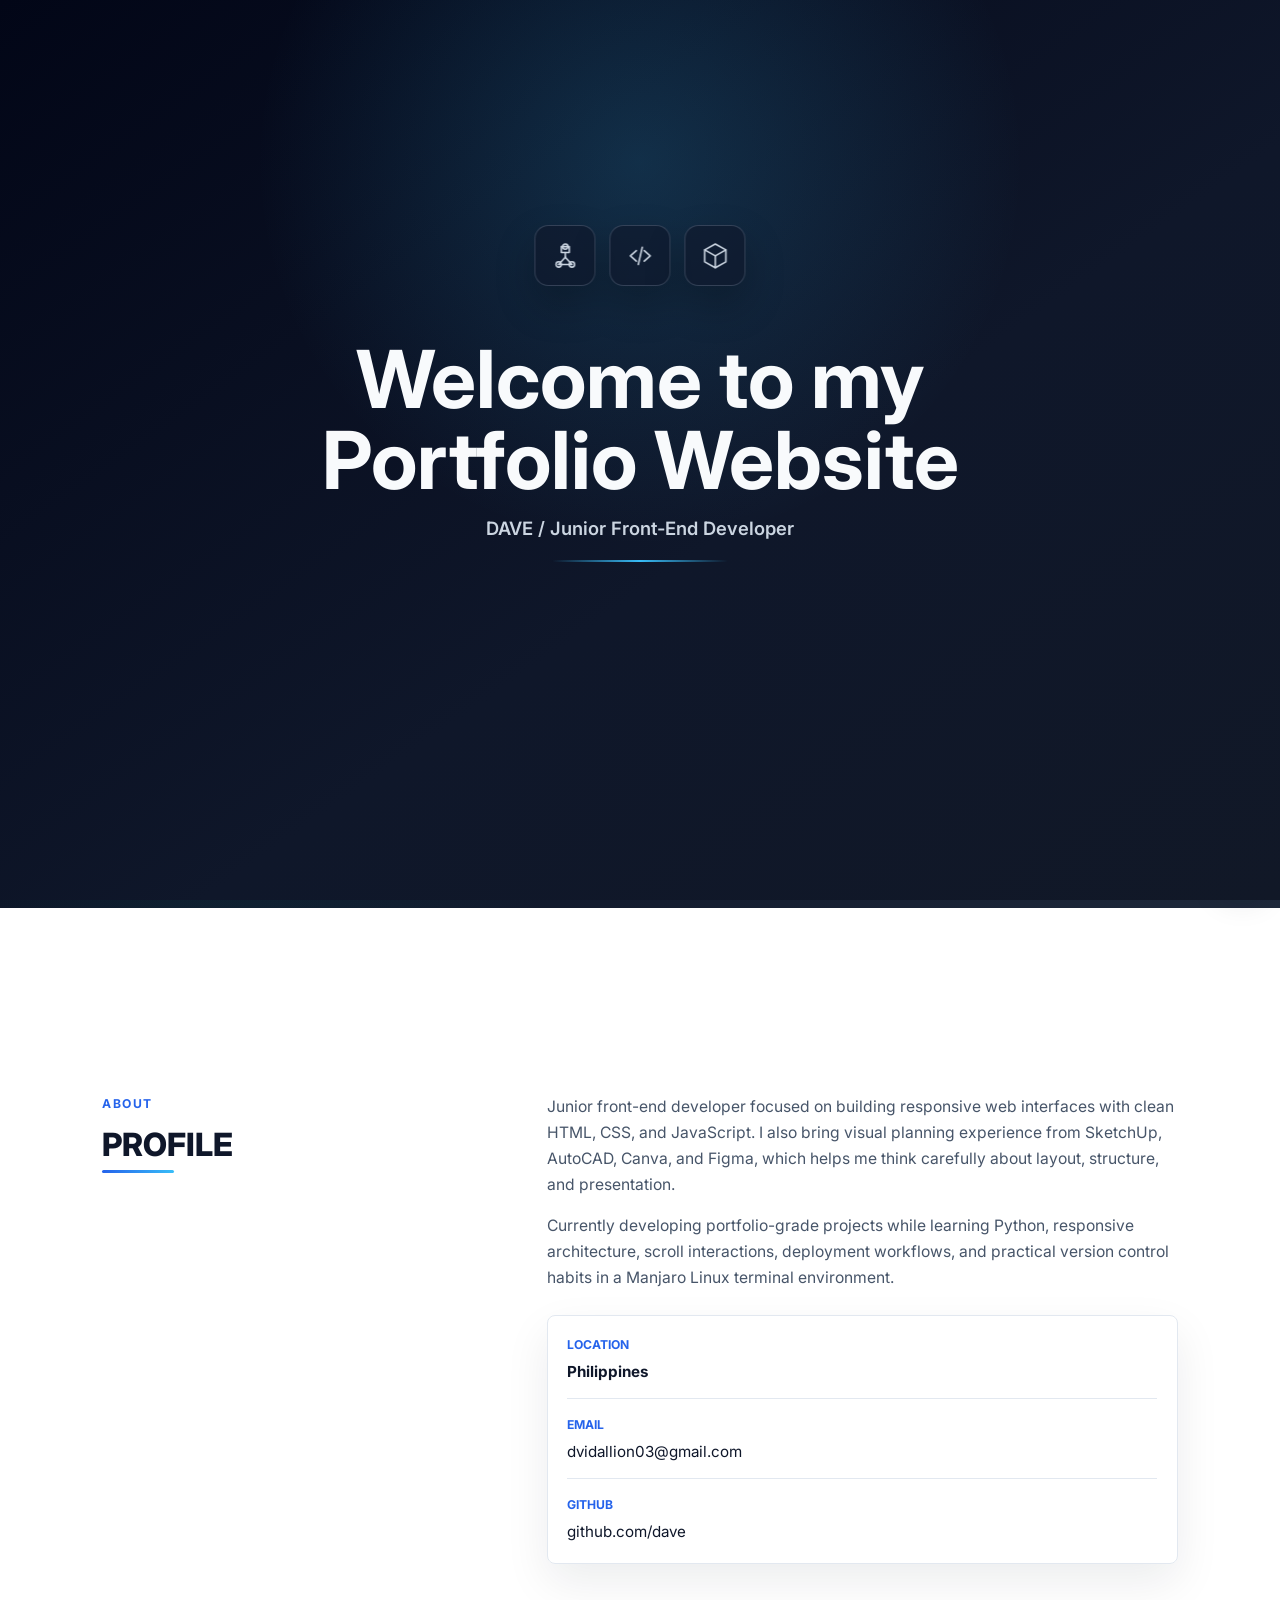
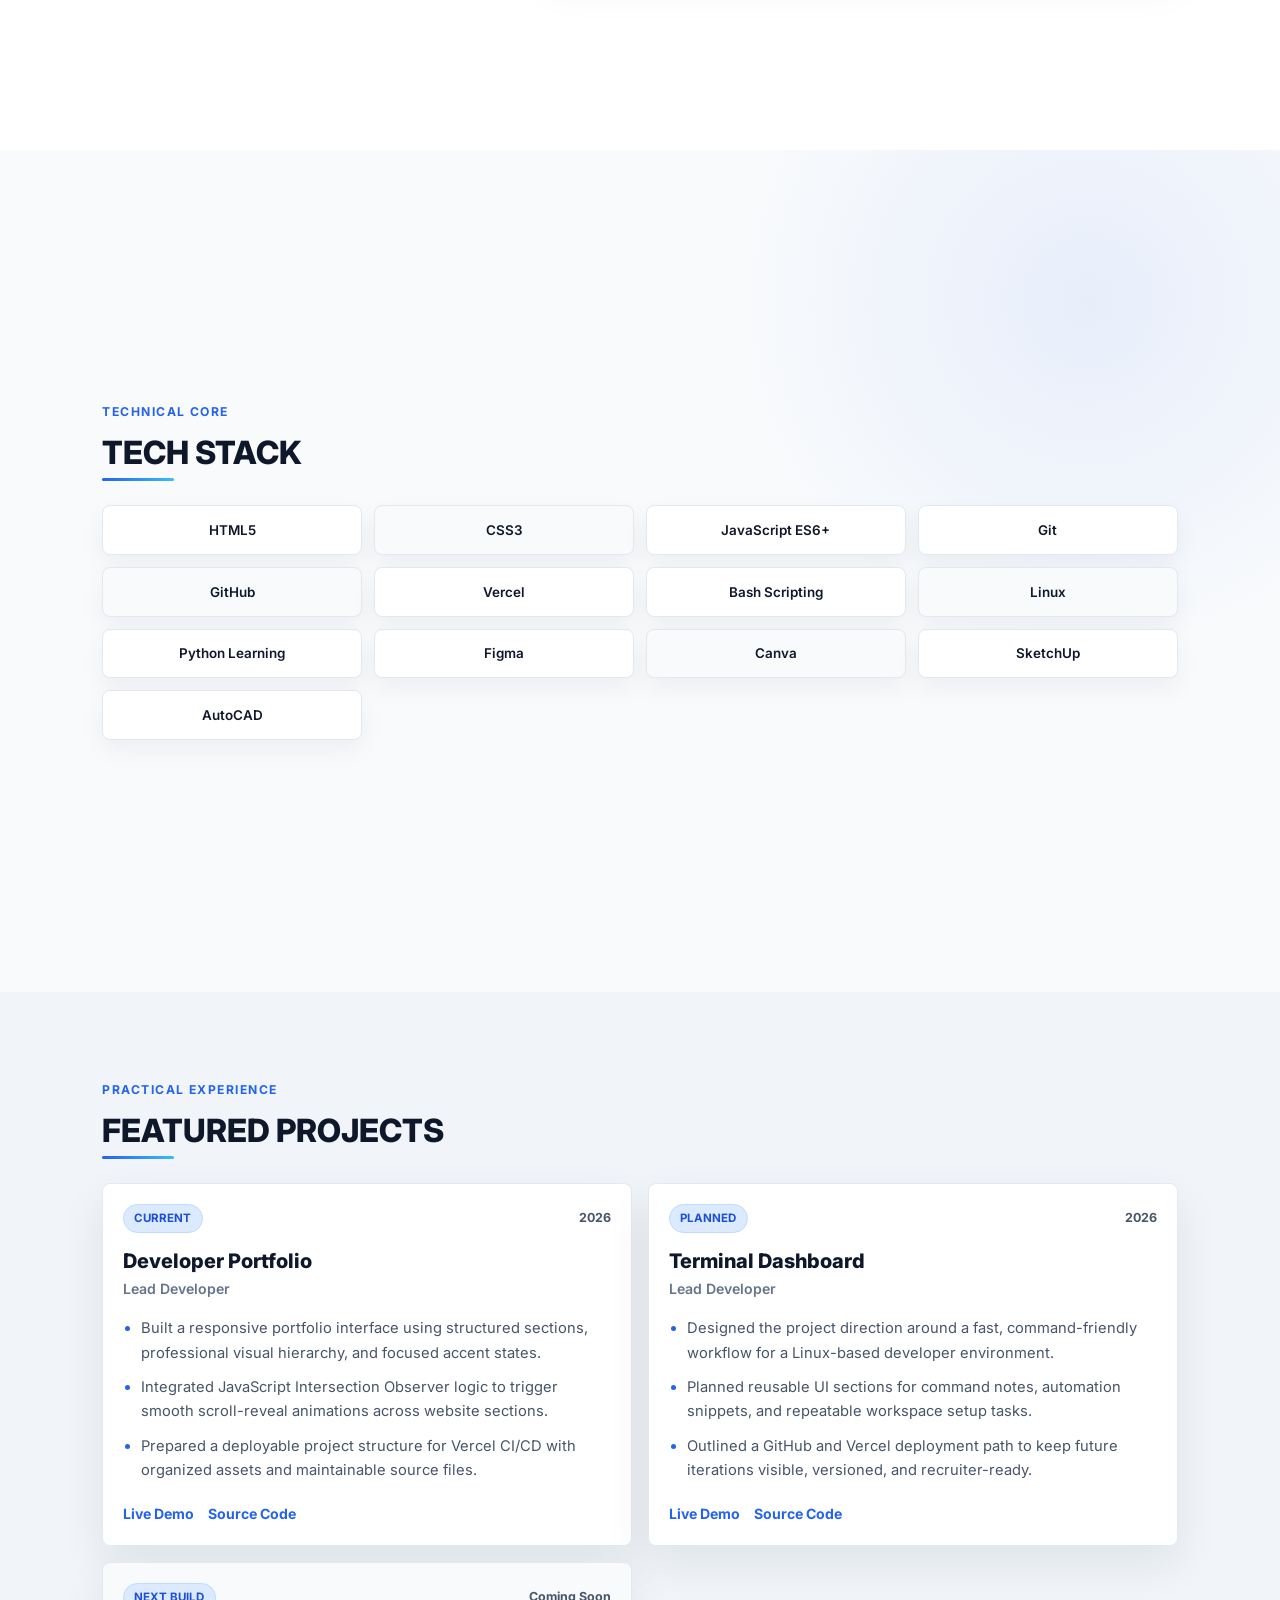
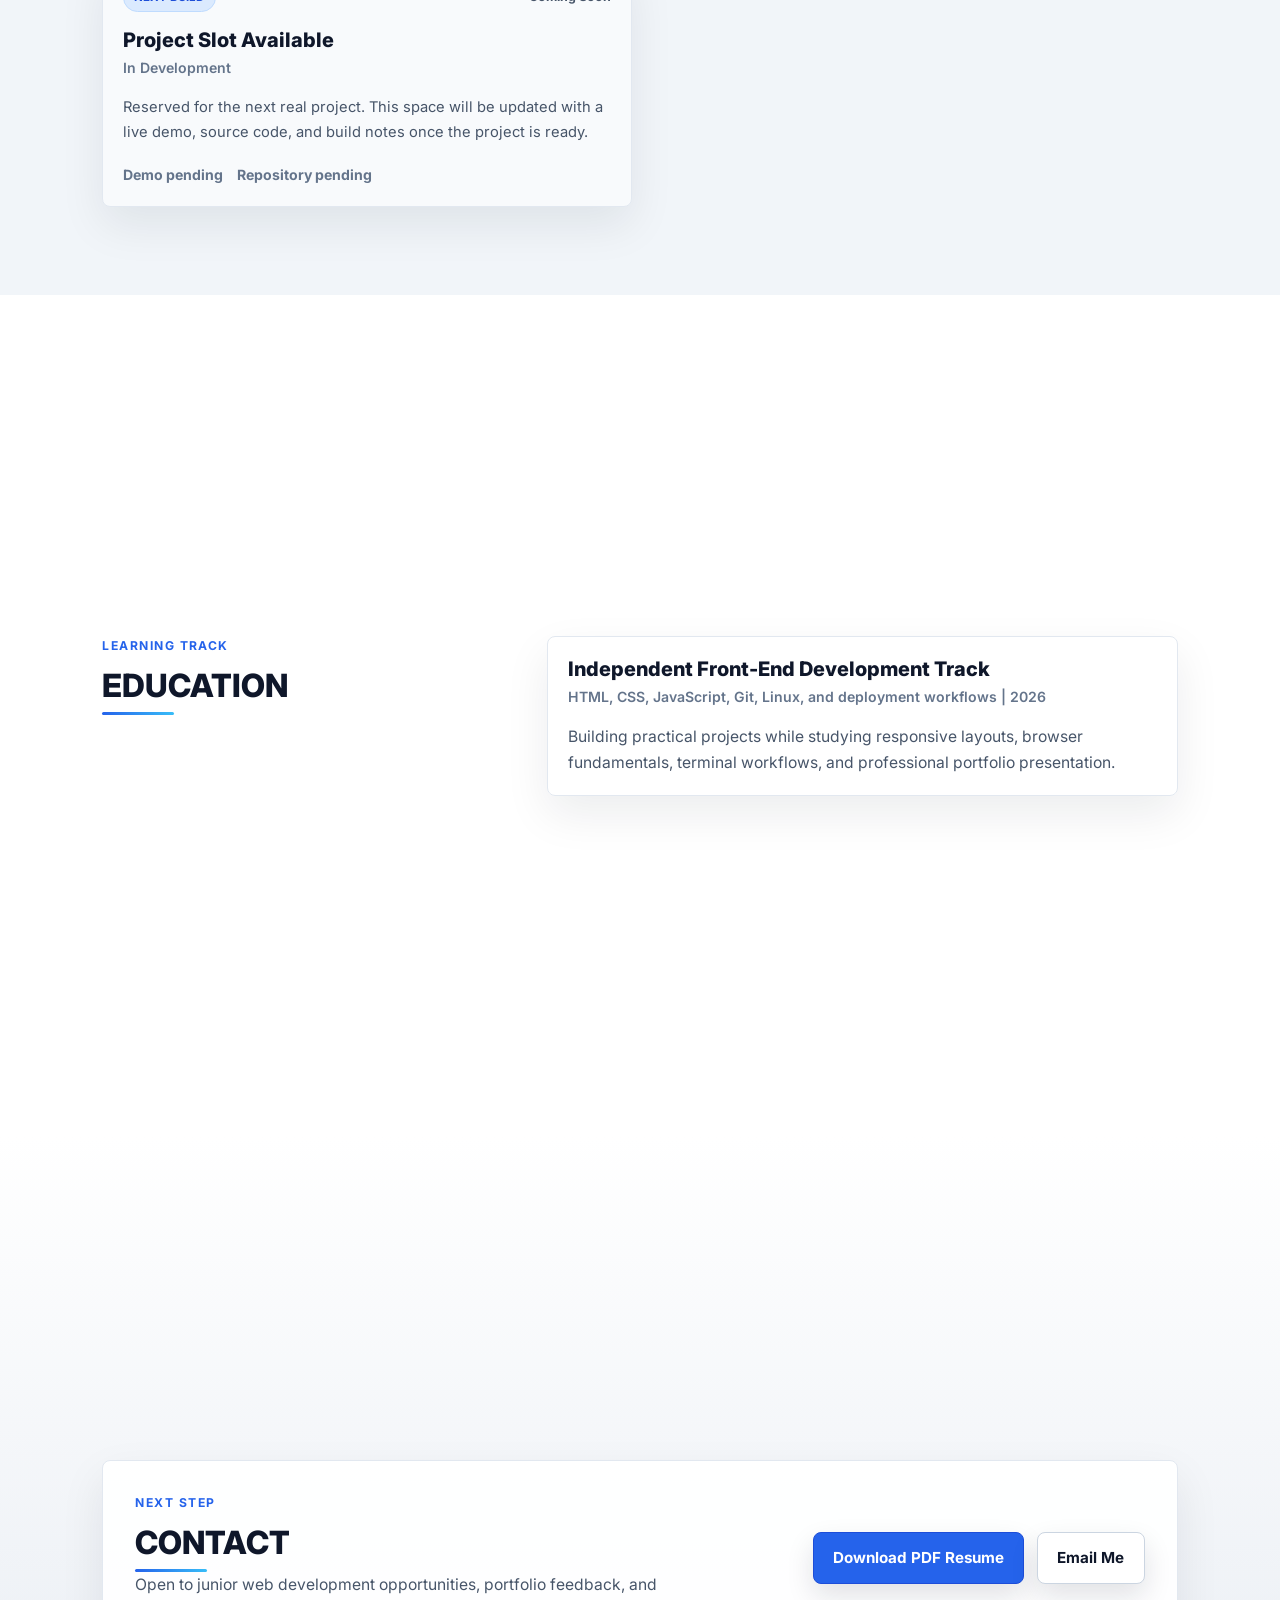
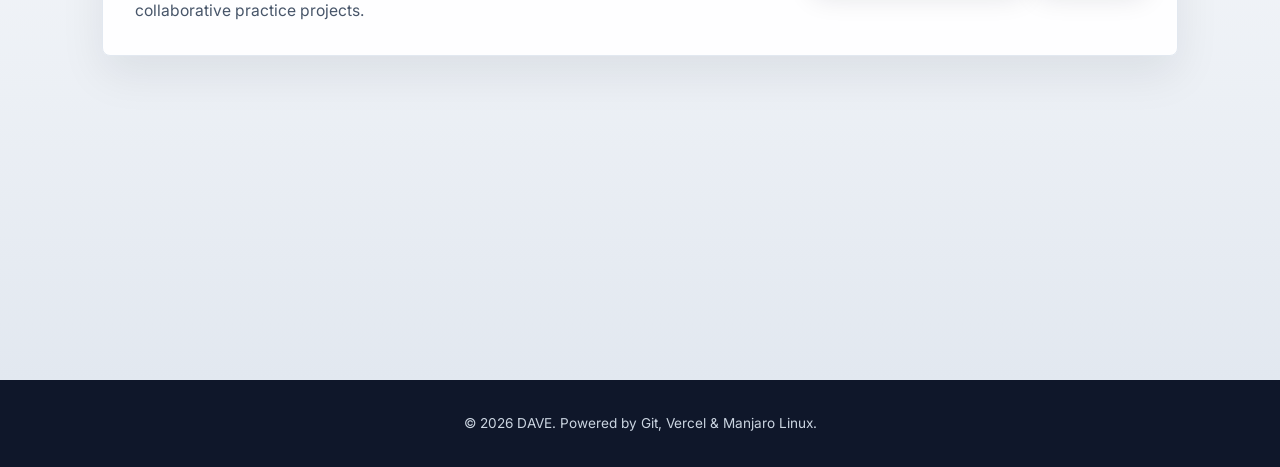
<file: index.html>
<!DOCTYPE html>
<html lang="en">
<head>
    <meta charset="UTF-8">
    <meta name="viewport" content="width=device-width, initial-scale=1.0">
    <title>DAVE | Junior Front-End Developer</title>
    <link rel="stylesheet" href="assets/css/style.css">
</head>
<body>
    <iframe class="intro-frame" data-intro-frame src="intro.html" title="Portfolio welcome intro"></iframe>

    <nav class="site-nav" aria-label="Primary navigation">
        <a class="brand" href="#top">dave.sys</a>
        <div class="nav-links">
            <a href="#profile">Profile</a>
            <a href="#stack">Stack</a>
            <a href="#projects">Projects</a>
            <a href="#contact">Contact</a>
        </div>
    </nav>

    <header class="hero section" id="top">
        <div class="hero-inner">
            <div class="hero-copy">
                <p class="eyebrow">Portfolio / Digital CV</p>
                <h1>DAVE</h1>
                <p class="hero-role">Junior Front-End Developer</p>
                <p class="hero-text">
                    I build responsive web interfaces with clean structure, smooth interactions, and polished user-focused visual systems.
                </p>
                <div class="hero-actions">
                    <a class="btn-genshin" href="#projects">View Projects</a>
                    <a class="btn-secondary" href="mailto:dvidallion03@gmail.com">Contact Me</a>
                </div>
            </div>
        </div>
    </header>

    <main>
        <section class="section profile-band" id="profile">
            <div class="section-inner split-layout">
                <div>
                    <p class="eyebrow">About</p>
                    <h2 class="section-title">PROFILE</h2>
                </div>
                <div class="content-column">
                    <p class="section-text">
                        Junior front-end developer focused on building responsive web interfaces with clean HTML, CSS, and JavaScript. I also bring visual planning experience from SketchUp, AutoCAD, Canva, and Figma, which helps me think carefully about layout, structure, and presentation.
                    </p>
                    <p class="section-text">
                        Currently developing portfolio-grade projects while learning Python, responsive architecture, scroll interactions, deployment workflows, and practical version control habits in a Manjaro Linux terminal environment.
                    </p>
                    <div class="profile-meta" aria-label="Profile contact details">
                        <div class="meta-row">
                            <span>Location</span>
                            <strong>Philippines</strong>
                        </div>
                        <div class="meta-row">
                            <span>Email</span>
                            <a href="mailto:dvidallion03@gmail.com">dvidallion03@gmail.com</a>
                        </div>
                        <div class="meta-row">
                            <span>GitHub</span>
                            <a href="https://github.com/" target="_blank" rel="noreferrer">github.com/dave</a>
                        </div>
                    </div>
                </div>
            </div>
        </section>

        <section class="section stack-section" id="stack">
            <div class="section-inner">
                <div class="section-heading">
                    <p class="eyebrow">Technical Core</p>
                    <h2 class="section-title">TECH STACK</h2>
                </div>

                <div class="skills-grid" aria-label="Technical skills">
                    <span class="skill-tag">HTML5</span>
                    <span class="skill-tag">CSS3</span>
                    <span class="skill-tag">JavaScript ES6+</span>
                    <span class="skill-tag">Git</span>
                    <span class="skill-tag">GitHub</span>
                    <span class="skill-tag">Vercel</span>
                    <span class="skill-tag">Bash Scripting</span>
                    <span class="skill-tag">Linux</span>
                    <span class="skill-tag">Python Learning</span>
                    <span class="skill-tag">Figma</span>
                    <span class="skill-tag">Canva</span>
                    <span class="skill-tag">SketchUp</span>
                    <span class="skill-tag">AutoCAD</span>
                </div>
            </div>
        </section>

        <section class="section projects-section" id="projects">
            <div class="section-inner">
                <div class="section-heading">
                    <p class="eyebrow">Practical Experience</p>
                    <h2 class="section-title">FEATURED PROJECTS</h2>
                </div>

                <div class="projects-grid">
                    <article class="project-card">
                        <div class="project-topline">
                            <span class="entry-badge">Current</span>
                            <span>2026</span>
                        </div>
                        <h3>Developer Portfolio</h3>
                        <p class="project-role">Lead Developer</p>
                        <ul class="entry-list">
                            <li>Built a responsive portfolio interface using structured sections, professional visual hierarchy, and focused accent states.</li>
                            <li>Integrated JavaScript Intersection Observer logic to trigger smooth scroll-reveal animations across website sections.</li>
                            <li>Prepared a deployable project structure for Vercel CI/CD with organized assets and maintainable source files.</li>
                        </ul>
                        <div class="entry-links">
                            <a href="#" aria-label="Open live demo for Developer Portfolio">Live Demo</a>
                            <a href="#" aria-label="Open source code for Developer Portfolio">Source Code</a>
                        </div>
                    </article>

                    <article class="project-card">
                        <div class="project-topline">
                            <span class="entry-badge">Planned</span>
                            <span>2026</span>
                        </div>
                        <h3>Terminal Dashboard</h3>
                        <p class="project-role">Lead Developer</p>
                        <ul class="entry-list">
                            <li>Designed the project direction around a fast, command-friendly workflow for a Linux-based developer environment.</li>
                            <li>Planned reusable UI sections for command notes, automation snippets, and repeatable workspace setup tasks.</li>
                            <li>Outlined a GitHub and Vercel deployment path to keep future iterations visible, versioned, and recruiter-ready.</li>
                        </ul>
                        <div class="entry-links">
                            <a href="#" aria-label="Open live demo for Terminal Dashboard">Live Demo</a>
                            <a href="#" aria-label="Open source code for Terminal Dashboard">Source Code</a>
                        </div>
                    </article>

                    <article class="project-card project-placeholder">
                        <div class="project-topline">
                            <span class="entry-badge">Next Build</span>
                            <span>Coming Soon</span>
                        </div>
                        <h3>Project Slot Available</h3>
                        <p class="project-role">In Development</p>
                        <p class="placeholder-text">
                            Reserved for the next real project. This space will be updated with a live demo, source code, and build notes once the project is ready.
                        </p>
                        <div class="entry-links">
                            <span>Demo pending</span>
                            <span>Repository pending</span>
                        </div>
                    </article>
                </div>
            </div>
        </section>

        <section class="section education-section" id="education">
            <div class="section-inner split-layout">
                <div>
                    <p class="eyebrow">Learning Track</p>
                    <h2 class="section-title">EDUCATION</h2>
                </div>
                <article class="education-card">
                    <h3>Independent Front-End Development Track</h3>
                    <p class="project-role">HTML, CSS, JavaScript, Git, Linux, and deployment workflows | 2026</p>
                    <p class="section-text">
                        Building practical projects while studying responsive layouts, browser fundamentals, terminal workflows, and professional portfolio presentation.
                    </p>
                </article>
            </div>
        </section>

        <section class="section contact-section" id="contact">
            <div class="section-inner contact-panel">
                <div>
                    <p class="eyebrow">Next Step</p>
                    <h2 class="section-title">CONTACT</h2>
                    <p class="section-text">
                        Open to junior web development opportunities, portfolio feedback, and collaborative practice projects.
                    </p>
                </div>
                <div class="contact-actions">
                    <a class="btn-genshin" href="assets/DAVE-Resume.pdf" download>Download PDF Resume</a>
                    <a class="btn-secondary" href="mailto:dvidallion03@gmail.com">Email Me</a>
                </div>
            </div>
        </section>
    </main>

    <footer>
        <p>© 2026 DAVE. Powered by Git, Vercel & Manjaro Linux.</p>
    </footer>

    <button class="scroll-top-btn" type="button" aria-label="Back to top" data-scroll-top>
        <span class="arrow-up-icon" aria-hidden="true"></span>
    </button>

    <script src="assets/js/data.js"></script>
    <script src="assets/js/app.js"></script>
</body>
</html>
</file>
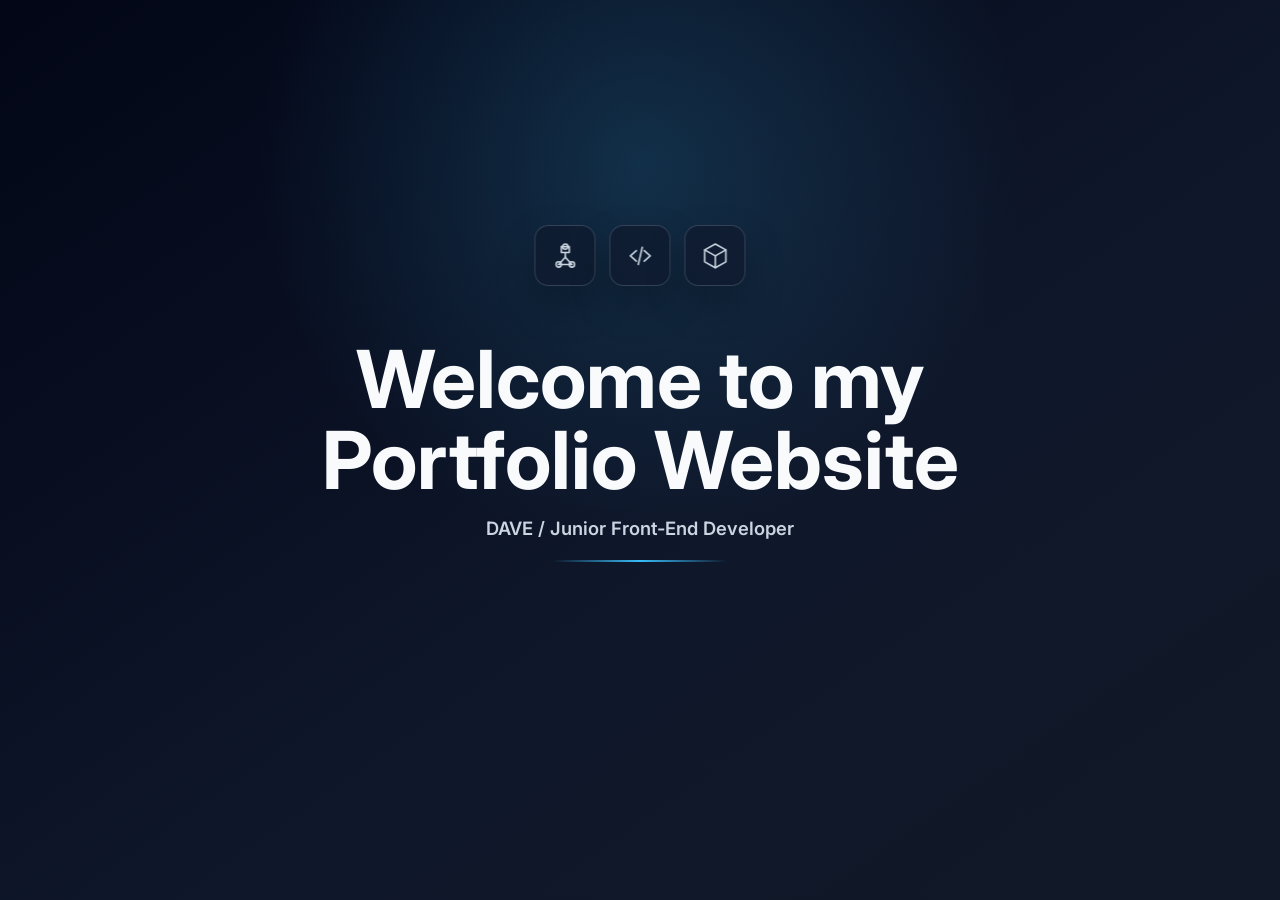
<file: intro.html>
<!DOCTYPE html>
<html lang="en">
<head>
    <meta charset="UTF-8">
    <meta name="viewport" content="width=device-width, initial-scale=1.0">
    <title>Portfolio Intro</title>
    <style>
        @import url('https://fonts.googleapis.com/css2?family=Inter:wght@500;600;700&display=swap');

        :root {
            --bg: #0f172a;
            --panel: rgba(15, 23, 42, 0.72);
            --text: #f8fafc;
            --muted: #cbd5e1;
            --accent: #38bdf8;
            --line: rgba(148, 163, 184, 0.28);
        }

        * {
            box-sizing: border-box;
        }

        html,
        body {
            width: 100%;
            height: 100%;
            margin: 0;
            overflow: hidden;
        }

        body {
            display: grid;
            place-items: center;
            background:
                radial-gradient(circle at 50% 18%, rgba(56, 189, 248, 0.18), transparent 24rem),
                linear-gradient(145deg, #020617 0%, var(--bg) 58%, #111827 100%);
            color: var(--text);
            font-family: 'Inter', sans-serif;
        }

        .intro-stage {
            position: relative;
            display: grid;
            place-items: center;
            width: min(90vw, 760px);
            min-height: min(78vh, 520px);
            padding: 2rem;
        }

        .tool-icons {
            position: absolute;
            top: clamp(1.25rem, 5vh, 2.2rem);
            left: 50%;
            display: flex;
            gap: 0.9rem;
            opacity: 0;
            transform: translate(-50%, -10px);
            animation: icons-in 0.7s 0.2s ease forwards;
        }

        .tool-icon {
            display: grid;
            place-items: center;
            width: clamp(3rem, 9vw, 3.8rem);
            height: clamp(3rem, 9vw, 3.8rem);
            border: 1px solid var(--line);
            border-radius: 14px;
            background: rgba(15, 23, 42, 0.62);
            box-shadow: 0 18px 40px rgba(0, 0, 0, 0.24);
            backdrop-filter: blur(16px);
        }

        .tool-icon svg {
            width: 54%;
            height: 54%;
            fill: none;
            stroke: var(--muted);
            stroke-linecap: round;
            stroke-linejoin: round;
            stroke-width: 2.4;
        }

        .intro-status {
            position: absolute;
            top: 50%;
            left: 50%;
            width: min(17rem, 58vw);
            opacity: 0;
            transform: translate(-50%, -50%);
            animation: status-in 0.5s 0.85s ease forwards, status-out 0.45s 2.35s ease forwards;
        }

        .intro-status::before {
            content: "Initializing workspace";
            display: block;
            margin-bottom: 0.85rem;
            color: var(--muted);
            font-size: 0.78rem;
            font-weight: 700;
            letter-spacing: 0.12em;
            text-align: center;
            text-transform: uppercase;
        }

        .status-track {
            display: block;
            width: 100%;
            height: 2px;
            overflow: hidden;
            border-radius: 999px;
            background-color: rgba(148, 163, 184, 0.22);
        }

        .status-track::after {
            content: "";
            display: block;
            width: 100%;
            height: 100%;
            border-radius: inherit;
            background: linear-gradient(90deg, transparent, var(--accent), #e0f2fe);
            transform: translateX(-100%);
            animation: status-fill 1.45s 1s cubic-bezier(0.76, 0, 0.24, 1) forwards;
        }

        .welcome-copy {
            width: min(100%, 680px);
            text-align: center;
            opacity: 0;
            transform: translateY(18px);
            animation: text-in 0.75s 2.9s ease forwards;
        }

        .welcome-copy h1 {
            margin: 0;
            color: var(--text);
            font-size: clamp(2.35rem, 7vw, 5rem);
            line-height: 1.02;
            letter-spacing: 0;
            font-weight: 700;
        }

        .welcome-copy p {
            margin: 1rem auto 0;
            color: var(--muted);
            font-size: clamp(0.95rem, 2.6vw, 1.15rem);
            font-weight: 600;
        }

        .welcome-copy::after {
            content: "";
            display: block;
            width: min(11rem, 38vw);
            height: 2px;
            margin: 1.35rem auto 0;
            border-radius: 999px;
            background: linear-gradient(90deg, transparent, var(--accent), transparent);
        }

        .intro-exit {
            animation: intro-fade-out 0.65s ease forwards;
        }

        @keyframes icons-in {
            to {
                opacity: 1;
                transform: translate(-50%, 0);
            }
        }

        @keyframes status-in {
            to {
                opacity: 1;
            }
        }

        @keyframes status-fill {
            to {
                transform: translateX(0);
            }
        }

        @keyframes status-out {
            to {
                opacity: 0;
                transform: translate(-50%, calc(-50% - 10px));
            }
        }

        @keyframes text-in {
            to {
                opacity: 1;
                transform: translateY(0);
            }
        }

        @keyframes intro-fade-out {
            to {
                opacity: 0;
            }
        }

        @media (prefers-reduced-motion: reduce) {
            *,
            *::before,
            *::after {
                animation-duration: 0.01ms;
                animation-delay: 0ms;
            }

            .tool-icons,
            .welcome-copy {
                opacity: 1;
                transform: translate(-50%, 0);
            }

            .welcome-copy {
                transform: none;
            }

            .intro-status {
                display: none;
            }
        }
    </style>
</head>
<body>
    <main class="intro-stage" aria-label="Welcome to my portfolio website">
        <div class="tool-icons" aria-label="Git, code, and 3D modeling icons">
            <span class="tool-icon" title="Git">
                <svg viewBox="0 0 48 48" aria-hidden="true">
                    <path d="M18 10h12v9h-12z"></path>
                    <path d="M24 19v7"></path>
                    <path d="M14 37h20"></path>
                    <path d="M24 26l-10 11"></path>
                    <path d="M24 26l10 11"></path>
                    <circle cx="24" cy="10" r="4"></circle>
                    <circle cx="14" cy="37" r="4"></circle>
                    <circle cx="34" cy="37" r="4"></circle>
                </svg>
            </span>
            <span class="tool-icon" title="Code">
                <svg viewBox="0 0 48 48" aria-hidden="true">
                    <path d="M18 16l-9 8 9 8"></path>
                    <path d="M30 16l9 8-9 8"></path>
                    <path d="M27 11l-6 26"></path>
                </svg>
            </span>
            <span class="tool-icon" title="3D Modeling">
                <svg viewBox="0 0 48 48" aria-hidden="true">
                    <path d="M24 6l16 9v18l-16 9-16-9v-18z"></path>
                    <path d="M24 24l16-9"></path>
                    <path d="M24 24l-16-9"></path>
                    <path d="M24 24v18"></path>
                </svg>
            </span>
        </div>

        <div class="intro-status" aria-hidden="true">
            <span class="status-track"></span>
        </div>

        <section class="welcome-copy">
            <h1>Welcome to my Portfolio Website</h1>
            <p>DAVE / Junior Front-End Developer</p>
        </section>
    </main>

    <script>
        const prefersReducedMotion = window.matchMedia("(prefers-reduced-motion: reduce)").matches;
        const exitDelay = prefersReducedMotion ? 500 : 5900;

        window.setTimeout(() => {
            document.body.classList.add("intro-exit");
        }, exitDelay);

        window.setTimeout(() => {
            window.parent.postMessage("portfolio-intro-complete", "*");
        }, exitDelay + 650);
    </script>
</body>
</html>
</file>
<file: assets/css/style.css>
@import url('https://fonts.googleapis.com/css2?family=Inter:wght@400;500;600;700;800&display=swap');

:root {
    --bg: #f8fafc;
    --hero-bg: #0f172a;
    --panel: #ffffff;
    --panel-deep: #e2e8f0;
    --text: #0f172a;
    --muted: #64748b;
    --soft: #475569;
    --gold: #2563eb;
    --sky: #38bdf8;
    --cream: #f8fafc;
    --line: #e2e8f0;
    --nav-bg: rgba(2, 6, 23, 0.72);
}

* {
    margin: 0;
    padding: 0;
    box-sizing: border-box;
    scroll-behavior: smooth;
}

html {
    scroll-padding-top: 3.75rem;
    scroll-snap-type: y mandatory;
}

body {
    min-width: 320px;
    overflow-x: hidden;
    background:
        radial-gradient(circle at 15% 10%, rgba(37, 99, 235, 0.08), transparent 22rem),
        radial-gradient(circle at 88% 18%, rgba(20, 184, 166, 0.08), transparent 20rem),
        var(--bg);
    color: var(--text);
    font-family: 'Inter', sans-serif;
    line-height: 1.65;
    perspective: 1200px;
}

body.intro-active {
    height: 100vh;
    overflow: hidden;
}

a {
    color: inherit;
    text-decoration: none;
}

a:hover {
    color: var(--gold);
}

.intro-frame {
    position: fixed;
    inset: 0;
    z-index: 9999;
    width: 100%;
    height: 100%;
    border: 0;
    background-color: var(--bg);
}

.intro-frame-exit {
    pointer-events: none;
    animation: intro-frame-fade 0.6s ease forwards;
}

.site-nav {
    position: sticky;
    top: 0;
    z-index: 1000;
    display: flex;
    align-items: center;
    justify-content: space-between;
    gap: 1rem;
    border-bottom: 1px solid rgba(148, 163, 184, 0.18);
    background-color: var(--nav-bg);
    backdrop-filter: blur(16px);
    padding: 0.9rem 6%;
    box-shadow: 0 10px 30px rgba(2, 6, 23, 0.22);
}

.brand {
    color: #f8fafc;
    font-family: 'Inter', sans-serif;
    font-size: 1.2rem;
    font-weight: 800;
    letter-spacing: 0;
}

.nav-links {
    display: flex;
    gap: 0.85rem;
    color: #cbd5e1;
    font-size: 0.8rem;
    font-weight: 700;
}

.nav-links a {
    border: 1px solid transparent;
    border-radius: 999px;
    padding: 0.4rem 0.7rem;
}

.nav-links a:hover {
    border-color: rgba(125, 211, 252, 0.34);
    background-color: rgba(15, 23, 42, 0.7);
    color: #7dd3fc;
}

.section {
    position: relative;
    display: flex;
    align-items: center;
    min-height: calc(100vh - 58px);
    padding: 4.5rem 6%;
    scroll-snap-align: start;
    scroll-snap-stop: always;
}

.section-inner,
.hero-inner {
    width: min(100%, 1100px);
    margin: 0 auto;
}

.hero {
    padding-top: 4rem;
    padding-bottom: 4.5rem;
    background:
        radial-gradient(circle at 82% 20%, rgba(56, 189, 248, 0.18), transparent 24rem),
        radial-gradient(circle at 18% 80%, rgba(20, 184, 166, 0.12), transparent 22rem),
        linear-gradient(145deg, #020617 0%, var(--hero-bg) 62%, #1e293b 100%);
}

.hero-inner {
    display: grid;
    gap: 2rem;
}

.eyebrow {
    margin-bottom: 0.8rem;
    color: var(--gold);
    font-size: 0.76rem;
    font-weight: 700;
    letter-spacing: 0.12em;
    text-transform: uppercase;
}

.hero .eyebrow {
    color: #7dd3fc;
}

.hero h1 {
    display: inline-block;
    color: #f8fafc;
    font-family: 'Inter', sans-serif;
    font-size: 4.5rem;
    font-weight: 800;
    line-height: 0.95;
    letter-spacing: 0;
    text-shadow: 0 22px 60px rgba(15, 23, 42, 0.42);
}

.hero-role {
    margin-top: 0.8rem;
    color: #bae6fd;
    font-family: 'Inter', sans-serif;
    font-size: 1.2rem;
    font-weight: 700;
    text-transform: uppercase;
}

.hero-text {
    max-width: 620px;
    margin-top: 1.3rem;
    color: #cbd5e1;
    font-size: 1rem;
}

.hero-actions,
.contact-actions {
    display: flex;
    flex-wrap: wrap;
    gap: 0.8rem;
    margin-top: 1.6rem;
}

.hero-panel,
.profile-meta,
.contact-panel,
.education-card,
.project-card {
    border: 1px solid var(--line);
    border-radius: 8px;
    background-color: rgba(255, 255, 255, 0.96);
    box-shadow: 0 18px 45px rgba(15, 23, 42, 0.08);
}

.hero-panel {
    display: grid;
    gap: 1rem;
    padding: 1.2rem;
}

.profile-meta {
    display: grid;
    gap: 1rem;
    margin-top: 0.5rem;
    padding: 1.2rem;
}

.meta-row {
    display: grid;
    gap: 0.25rem;
    border-bottom: 1px solid #e2e8f0;
    padding-bottom: 0.85rem;
}

.meta-row:last-child {
    border-bottom: 0;
    padding-bottom: 0;
}

.meta-row span {
    color: var(--gold);
    font-size: 0.76rem;
    font-weight: 700;
    text-transform: uppercase;
}

.meta-row strong,
.meta-row a {
    color: var(--text);
    font-size: 0.95rem;
    overflow-wrap: anywhere;
}

.profile-band,
.education-section {
    background-color: #ffffff;
}

.stack-section {
    background:
        radial-gradient(circle at 85% 18%, rgba(37, 99, 235, 0.08), transparent 22rem),
        #f8fafc;
}

.projects-section {
    background-color: #f1f5f9;
}

.contact-section {
    background:
        linear-gradient(180deg, #ffffff, #e2e8f0);
}

.split-layout {
    display: grid;
    gap: 1.5rem;
}

.content-column {
    display: grid;
    gap: 1rem;
}

.section-heading {
    margin-bottom: 1.5rem;
}

.section-title {
    color: var(--text);
    font-family: 'Inter', sans-serif;
    font-size: 1.65rem;
    font-weight: 800;
    line-height: 1.1;
}

.section-title::after {
    content: "";
    display: block;
    width: 4.5rem;
    height: 0.2rem;
    margin-top: 0.5rem;
    border-radius: 999px;
    background: linear-gradient(90deg, var(--gold), var(--sky));
}

.section-text {
    max-width: 760px;
    color: var(--soft);
    font-size: 0.98rem;
}

.skills-grid {
    display: grid;
    grid-template-columns: repeat(2, minmax(0, 1fr));
    gap: 0.75rem;
}

.skill-tag {
    border: 1px solid var(--line);
    border-radius: 8px;
    background-color: #ffffff;
    color: var(--text);
    padding: 0.8rem;
    font-size: 0.84rem;
    font-weight: 600;
    text-align: center;
    box-shadow: 0 10px 24px rgba(15, 23, 42, 0.05);
    transition: transform 0.18s ease, border-color 0.18s ease, box-shadow 0.18s ease;
}

.skill-tag:nth-child(3n + 1) {
    background-color: #ffffff;
}

.skill-tag:nth-child(3n + 2) {
    background-color: #f8fafc;
}

.skill-tag:nth-child(3n + 3) {
    background-color: #ffffff;
}

.skill-tag:hover {
    border-color: #93c5fd;
    box-shadow: 0 14px 30px rgba(37, 99, 235, 0.12);
    transform: translateY(-2px);
}

.projects-grid {
    display: grid;
    gap: 1rem;
}

.project-card {
    padding: 1.25rem;
    transition: transform 0.2s ease, border-color 0.2s ease, box-shadow 0.2s ease;
}

.project-card:hover {
    border-color: #93c5fd;
    transform: translateY(-4px);
    box-shadow: 0 22px 50px rgba(15, 23, 42, 0.12);
}

.project-placeholder {
    background: #f8fafc;
}

.placeholder-text {
    margin-top: 1rem;
    color: var(--soft);
    font-size: 0.92rem;
}

.project-topline {
    display: flex;
    align-items: center;
    justify-content: space-between;
    gap: 1rem;
    margin-bottom: 1rem;
    color: var(--soft);
    font-size: 0.78rem;
    font-weight: 700;
}

.entry-badge {
    border-radius: 999px;
    background-color: #dbeafe;
    color: #1d4ed8;
    border: 1px solid #bfdbfe;
    padding: 0.25rem 0.65rem;
    font-size: 0.72rem;
    font-weight: 700;
    text-transform: uppercase;
}

.project-card h3,
.education-card h3 {
    color: var(--text);
    font-family: 'Inter', sans-serif;
    font-size: 1.25rem;
    font-weight: 800;
    line-height: 1.2;
}

.project-role {
    margin-top: 0.25rem;
    color: var(--muted);
    font-size: 0.88rem;
    font-weight: 600;
}

.entry-list {
    display: grid;
    gap: 0.65rem;
    margin: 1rem 0 0 1.1rem;
    color: var(--soft);
    font-size: 0.92rem;
}

.entry-list li::marker {
    color: var(--gold);
}

.entry-links {
    display: flex;
    flex-wrap: wrap;
    gap: 0.9rem;
    margin-top: 1.2rem;
}

.entry-links a {
    color: var(--gold);
    font-size: 0.88rem;
    font-weight: 700;
}

.entry-links span {
    color: var(--muted);
    font-size: 0.88rem;
    font-weight: 700;
}

.entry-links a:hover {
    color: #1d4ed8;
}

.education-card {
    padding: 1.25rem;
}

.education-card .section-text {
    margin-top: 1rem;
}

.contact-panel {
    display: grid;
    gap: 1.2rem;
    padding: 1.3rem;
}

.btn-genshin,
.btn-secondary {
    display: inline-flex;
    justify-content: center;
    align-items: center;
    min-height: 2.9rem;
    width: 100%;
    border-radius: 8px;
    padding: 0.75rem 1.2rem;
    font-family: 'Inter', sans-serif;
    font-size: 0.95rem;
    font-weight: 700;
    cursor: pointer;
    box-shadow: 0 12px 28px rgba(15, 23, 42, 0.12);
    transition: transform 0.2s ease, background-color 0.2s ease, color 0.2s ease, border-color 0.2s ease, box-shadow 0.2s ease;
}

.btn-genshin {
    border: 1px solid #1d4ed8;
    background-color: var(--gold);
    color: #ffffff;
}

.btn-secondary {
    border: 1px solid #cbd5e1;
    background-color: #ffffff;
    color: var(--text);
}

.btn-genshin:hover,
.btn-secondary:hover {
    transform: translateY(-2px);
    box-shadow: 0 16px 34px rgba(15, 23, 42, 0.16);
}

.btn-genshin:hover {
    background-color: #1d4ed8;
    color: #ffffff;
}

.btn-secondary:hover {
    border-color: #93c5fd;
    background-color: #f8fafc;
    color: var(--gold);
}

footer {
    border-top: 1px solid var(--line);
    background-color: #0f172a;
    color: #cbd5e1;
    padding: 2rem 6%;
    text-align: center;
    font-size: 0.85rem;
    scroll-snap-align: end;
}

.scroll-top-btn {
    position: fixed;
    right: 1rem;
    bottom: 1rem;
    z-index: 1001;
    width: 2.75rem;
    height: 2.75rem;
    border: 1px solid #cbd5e1;
    border-radius: 50%;
    background-color: #ffffff;
    color: var(--text);
    cursor: pointer;
    display: grid;
    place-items: center;
    box-shadow: 0 14px 34px rgba(15, 23, 42, 0.16);
    opacity: 0;
    pointer-events: none;
    transform: translateY(12px);
    transition: opacity 0.2s ease, transform 0.2s ease, background-color 0.2s ease, box-shadow 0.2s ease;
}

.scroll-top-btn:hover {
    background-color: #eff6ff;
    transform: translateY(-4px);
    box-shadow: 0 18px 40px rgba(15, 23, 42, 0.2);
}

.scroll-top-btn.is-visible {
    opacity: 1;
    pointer-events: auto;
    transform: translateY(0);
}

.scroll-top-btn.is-visible:hover {
    transform: translateY(-4px);
}

.scroll-top-btn.is-lifting {
    animation: float-up-button 0.7s ease forwards;
}

.arrow-up-icon {
    position: relative;
    width: 0.82rem;
    height: 0.82rem;
    border-top: 2px solid var(--gold);
    border-left: 2px solid var(--gold);
    transform: translateY(0.18rem) rotate(45deg);
}

.arrow-up-icon::before {
    content: "";
    position: absolute;
    left: 50%;
    top: 0;
    width: 2px;
    height: 1rem;
    background-color: var(--gold);
    transform: translate(-50%, -0.05rem) rotate(-45deg);
}

.arrow-up-icon::after {
    content: none;
}

@keyframes float-up-button {
    0% {
        opacity: 1;
        transform: translateY(0) scale(1);
    }

    70% {
        opacity: 1;
        transform: translateY(-1.15rem) scale(1.05);
    }

    100% {
        opacity: 0;
        transform: translateY(-2rem) scale(0.92);
    }
}

@keyframes intro-frame-fade {
    to {
        opacity: 0;
    }
}

.reveal-hidden {
    opacity: 0;
    filter: blur(8px);
    transform:
        perspective(1200px)
        rotateX(10deg)
        rotateY(var(--reveal-rotate-y, -7deg))
        translateY(54px)
        scale(0.96);
    transform-origin: center top;
    transition:
        opacity 0.75s ease,
        filter 0.75s ease,
        transform 0.75s cubic-bezier(0.18, 0.82, 0.22, 1);
    transition-delay: var(--reveal-delay, 0ms);
    will-change: opacity, filter, transform;
}

.reveal-active {
    opacity: 1;
    filter: blur(0);
    transform:
        perspective(1200px)
        rotateX(0)
        rotateY(0)
        translateY(0)
        scale(1);
}

.section.reveal-hidden {
    backface-visibility: hidden;
}

.project-card.reveal-hidden {
    transform:
        perspective(900px)
        rotateX(8deg)
        rotateY(var(--reveal-rotate-y, -7deg))
        translateY(32px)
        scale(0.97);
}

.project-card.reveal-active {
    transform:
        perspective(900px)
        rotateX(0)
        rotateY(0)
        translateY(0)
        scale(1);
}

.project-card.reveal-active:hover {
    transform:
        perspective(900px)
        rotateX(0)
        rotateY(0)
        translateY(-3px)
        scale(1);
}

@media (prefers-reduced-motion: reduce) {
    * {
        scroll-behavior: auto;
    }

    html {
        scroll-snap-type: none;
    }

    .reveal-hidden,
    .project-card.reveal-hidden,
    .intro-frame-exit {
        opacity: 1;
        filter: none;
        transform: none;
        transition: none;
        animation-duration: 0.01ms;
    }
}

@media (max-width: 480px) {
    html {
        scroll-padding-top: 6.5rem;
    }

    .site-nav {
        align-items: flex-start;
        flex-direction: column;
    }

    .nav-links {
        width: 100%;
        justify-content: space-between;
    }
}

@media (min-width: 700px) {
    .section {
        padding: 5.5rem 8%;
    }

    .hero {
        padding-top: 5rem;
        padding-bottom: 5.5rem;
    }

    .hero h1 {
        font-size: 6.5rem;
    }

    .split-layout {
        grid-template-columns: 0.8fr 1.2fr;
        align-items: start;
    }

    .skills-grid {
        grid-template-columns: repeat(4, minmax(0, 1fr));
    }

    .projects-grid {
        grid-template-columns: repeat(2, minmax(0, 1fr));
    }

    .contact-panel {
        grid-template-columns: 1.2fr 0.8fr;
        align-items: center;
        padding: 2rem;
    }

    .contact-actions {
        justify-content: flex-end;
        margin-top: 0;
    }

    .btn-genshin,
    .btn-secondary {
        width: auto;
    }
}

@media (min-width: 1024px) {
    .hero {
        padding-top: 5.75rem;
        padding-bottom: 6rem;
    }

    .hero h1 {
        font-size: 8rem;
    }

    .section-title {
        font-size: 2rem;
    }
}
</file>
